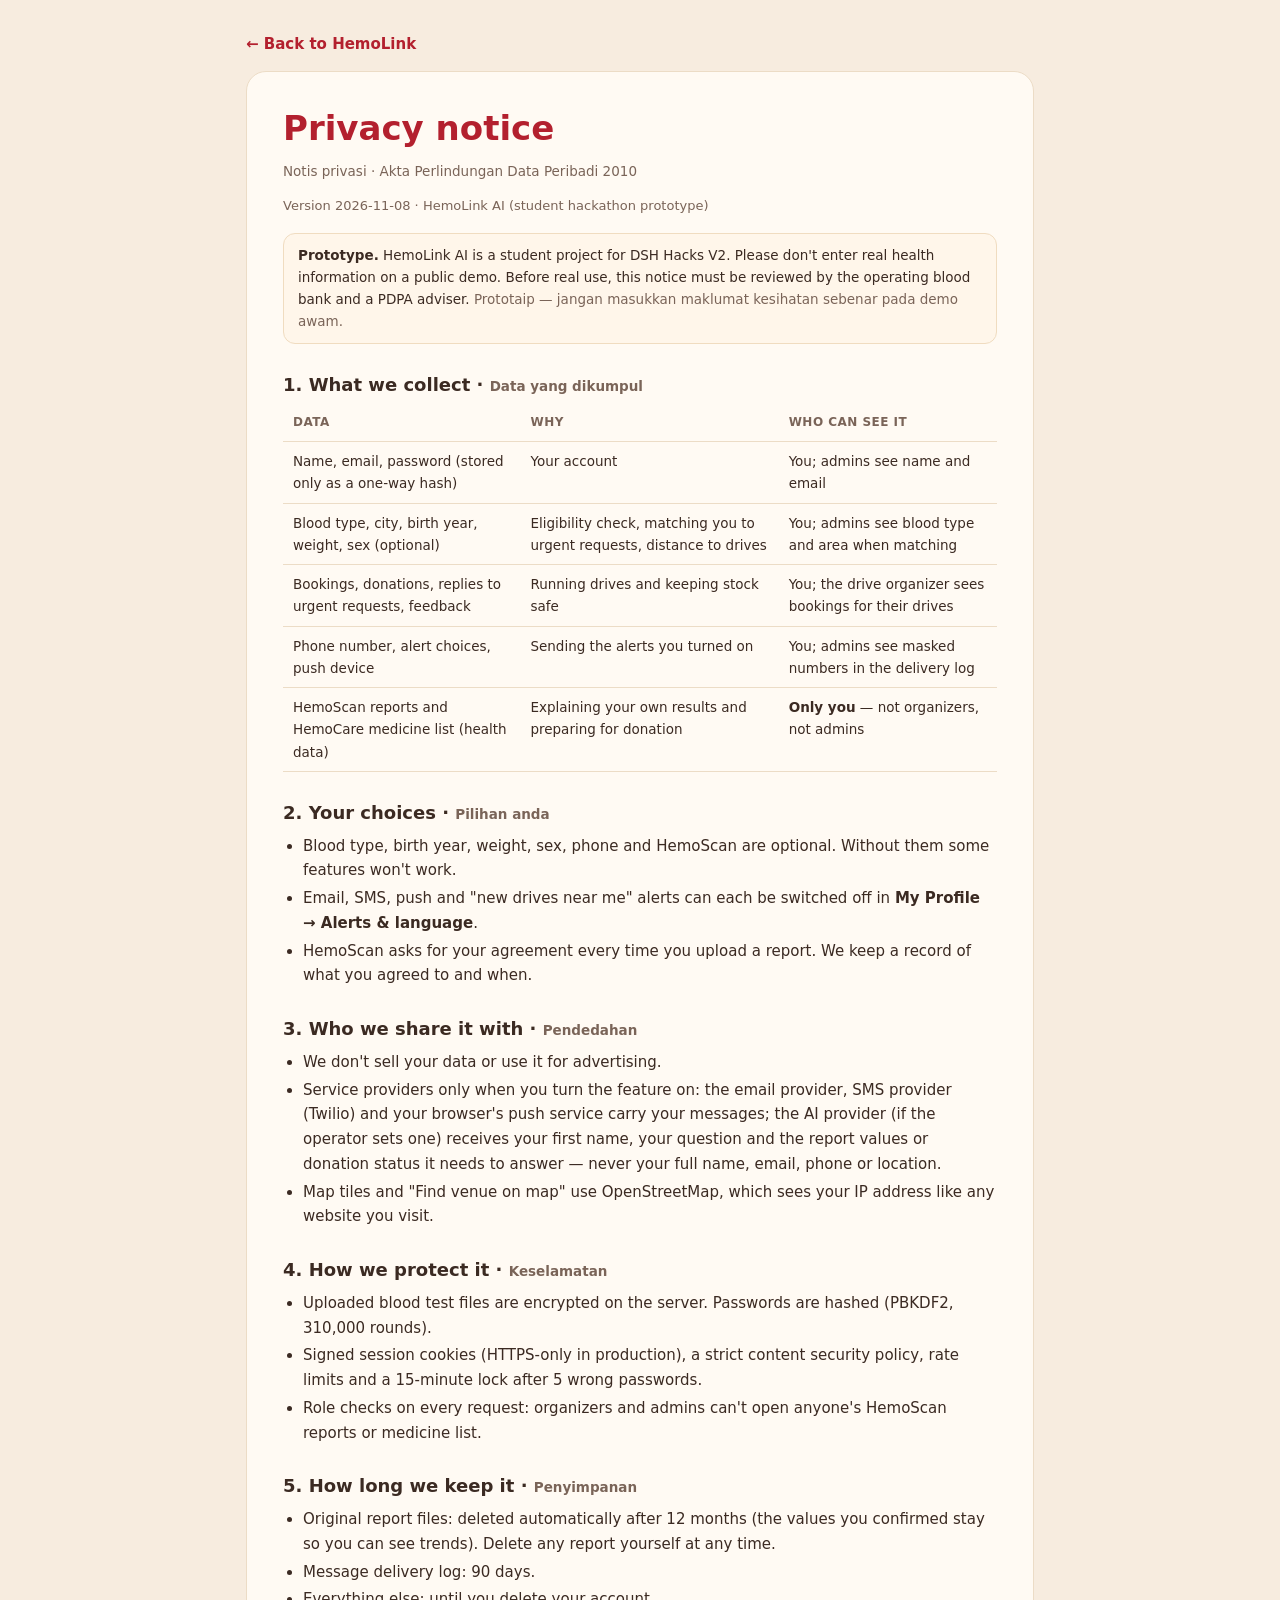
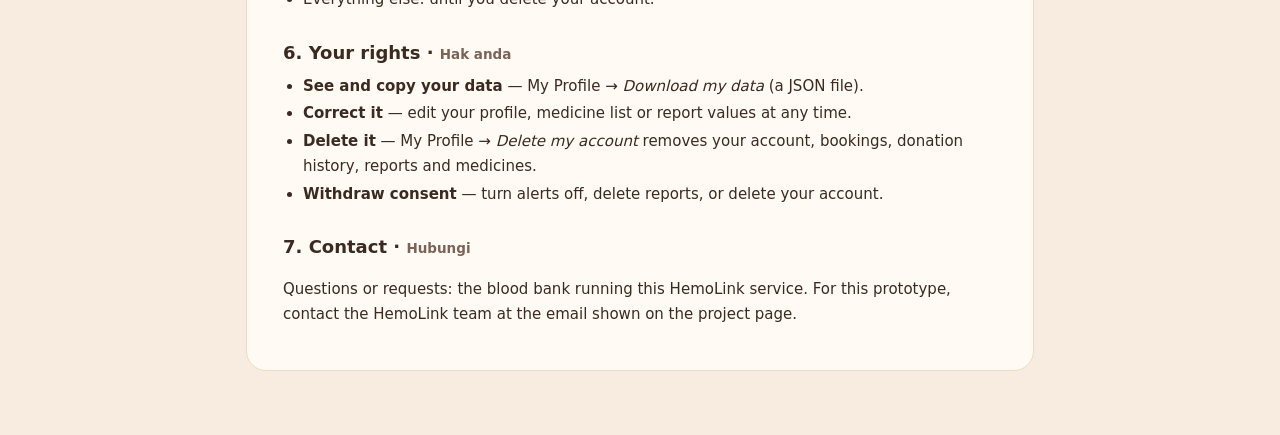
<file: static/privacy.html>
<!DOCTYPE html>
<html lang="en">
<head>
  <meta charset="UTF-8" />
  <meta name="viewport" content="width=device-width, initial-scale=1.0" />
  <title>HemoLink · Privacy notice</title>
  <link rel="icon" href="/static/favicon.svg" type="image/svg+xml" />
  <style>
    :root { --red: #b3202e; --ink: #3b2a22; --muted: #7a6458; --line: #ecdcc6; --bg: #f7ecdf; --card: #fffaf3; }
    * { box-sizing: border-box; }
    body { margin: 0; background: var(--bg); color: var(--ink); font: 15px/1.65 "DM Sans", "Inter", system-ui, sans-serif; }
    main { max-width: 820px; margin: 0 auto; padding: 32px 16px 64px; }
    .card { background: var(--card); border: 1.5px solid var(--line); border-radius: 20px; padding: 28px clamp(18px, 4vw, 36px); }
    h1 { color: var(--red); font-size: clamp(26px, 5vw, 34px); margin: 0 0 4px; }
    h2 { font-size: 18px; margin: 26px 0 6px; }
    .ms { color: var(--muted); font-size: 13.5px; margin-top: 2px; }
    .meta { color: var(--muted); font-size: 13px; }
    .note { background: #fff6ea; border: 1px solid #f0dcc0; border-radius: 12px; padding: 10px 14px; font-size: 13.5px; margin: 16px 0; }
    ul { padding-left: 20px; margin: 6px 0; }
    li { margin: 3px 0; }
    a { color: var(--red); }
    table { width: 100%; border-collapse: collapse; font-size: 13.5px; margin-top: 6px; }
    th, td { text-align: left; padding: 8px 10px; border-bottom: 1px solid var(--line); vertical-align: top; }
    th { color: var(--muted); font-size: 12px; text-transform: uppercase; letter-spacing: .04em; }
    .back { display: inline-block; margin-bottom: 14px; font-weight: 600; text-decoration: none; }
    @media (max-width: 560px) { th:nth-child(3), td:nth-child(3) { display: none; } }
  </style>
</head>
<body>
<main>
  <a class="back" href="/">← Back to HemoLink</a>
  <div class="card">
    <h1>Privacy notice</h1>
    <div class="ms">Notis privasi · Akta Perlindungan Data Peribadi 2010</div>
    <p class="meta">Version 2026-11-08 · HemoLink AI (student hackathon prototype)</p>
    <div class="note"><b>Prototype.</b> HemoLink AI is a student project for DSH Hacks V2. Please don't enter real health
      information on a public demo. Before real use, this notice must be reviewed by the operating blood bank and a
      PDPA adviser. <span class="ms">Prototaip — jangan masukkan maklumat kesihatan sebenar pada demo awam.</span></div>

    <h2>1. What we collect · <span class="ms">Data yang dikumpul</span></h2>
    <table>
      <tr><th>Data</th><th>Why</th><th>Who can see it</th></tr>
      <tr><td>Name, email, password (stored only as a one-way hash)</td><td>Your account</td><td>You; admins see name and email</td></tr>
      <tr><td>Blood type, city, birth year, weight, sex (optional)</td><td>Eligibility check, matching you to urgent requests, distance to drives</td><td>You; admins see blood type and area when matching</td></tr>
      <tr><td>Bookings, donations, replies to urgent requests, feedback</td><td>Running drives and keeping stock safe</td><td>You; the drive organizer sees bookings for their drives</td></tr>
      <tr><td>Phone number, alert choices, push device</td><td>Sending the alerts you turned on</td><td>You; admins see masked numbers in the delivery log</td></tr>
      <tr><td>HemoScan reports and HemoCare medicine list (health data)</td><td>Explaining your own results and preparing for donation</td><td><b>Only you</b> — not organizers, not admins</td></tr>
    </table>

    <h2>2. Your choices · <span class="ms">Pilihan anda</span></h2>
    <ul>
      <li>Blood type, birth year, weight, sex, phone and HemoScan are optional. Without them some features won't work.</li>
      <li>Email, SMS, push and "new drives near me" alerts can each be switched off in <b>My Profile → Alerts &amp; language</b>.</li>
      <li>HemoScan asks for your agreement every time you upload a report. We keep a record of what you agreed to and when.</li>
    </ul>

    <h2>3. Who we share it with · <span class="ms">Pendedahan</span></h2>
    <ul>
      <li>We don't sell your data or use it for advertising.</li>
      <li>Service providers only when you turn the feature on: the email provider, SMS provider (Twilio) and your browser's push service carry your messages; the AI provider (if the operator sets one) receives your first name, your question and the report values or donation status it needs to answer — never your full name, email, phone or location.</li>
      <li>Map tiles and "Find venue on map" use OpenStreetMap, which sees your IP address like any website you visit.</li>
    </ul>

    <h2>4. How we protect it · <span class="ms">Keselamatan</span></h2>
    <ul>
      <li>Uploaded blood test files are encrypted on the server. Passwords are hashed (PBKDF2, 310,000 rounds).</li>
      <li>Signed session cookies (HTTPS-only in production), a strict content security policy, rate limits and a 15-minute lock after 5 wrong passwords.</li>
      <li>Role checks on every request: organizers and admins can't open anyone's HemoScan reports or medicine list.</li>
    </ul>

    <h2>5. How long we keep it · <span class="ms">Penyimpanan</span></h2>
    <ul>
      <li>Original report files: deleted automatically after 12 months (the values you confirmed stay so you can see trends). Delete any report yourself at any time.</li>
      <li>Message delivery log: 90 days.</li>
      <li>Everything else: until you delete your account.</li>
    </ul>

    <h2>6. Your rights · <span class="ms">Hak anda</span></h2>
    <ul>
      <li><b>See and copy your data</b> — My Profile → <i>Download my data</i> (a JSON file).</li>
      <li><b>Correct it</b> — edit your profile, medicine list or report values at any time.</li>
      <li><b>Delete it</b> — My Profile → <i>Delete my account</i> removes your account, bookings, donation history, reports and medicines.</li>
      <li><b>Withdraw consent</b> — turn alerts off, delete reports, or delete your account.</li>
    </ul>

    <h2>7. Contact · <span class="ms">Hubungi</span></h2>
    <p>Questions or requests: the blood bank running this HemoLink service. For this prototype, contact the HemoLink team at
      the email shown on the project page.</p>
  </div>
</main>
</body>
</html>
</file>
